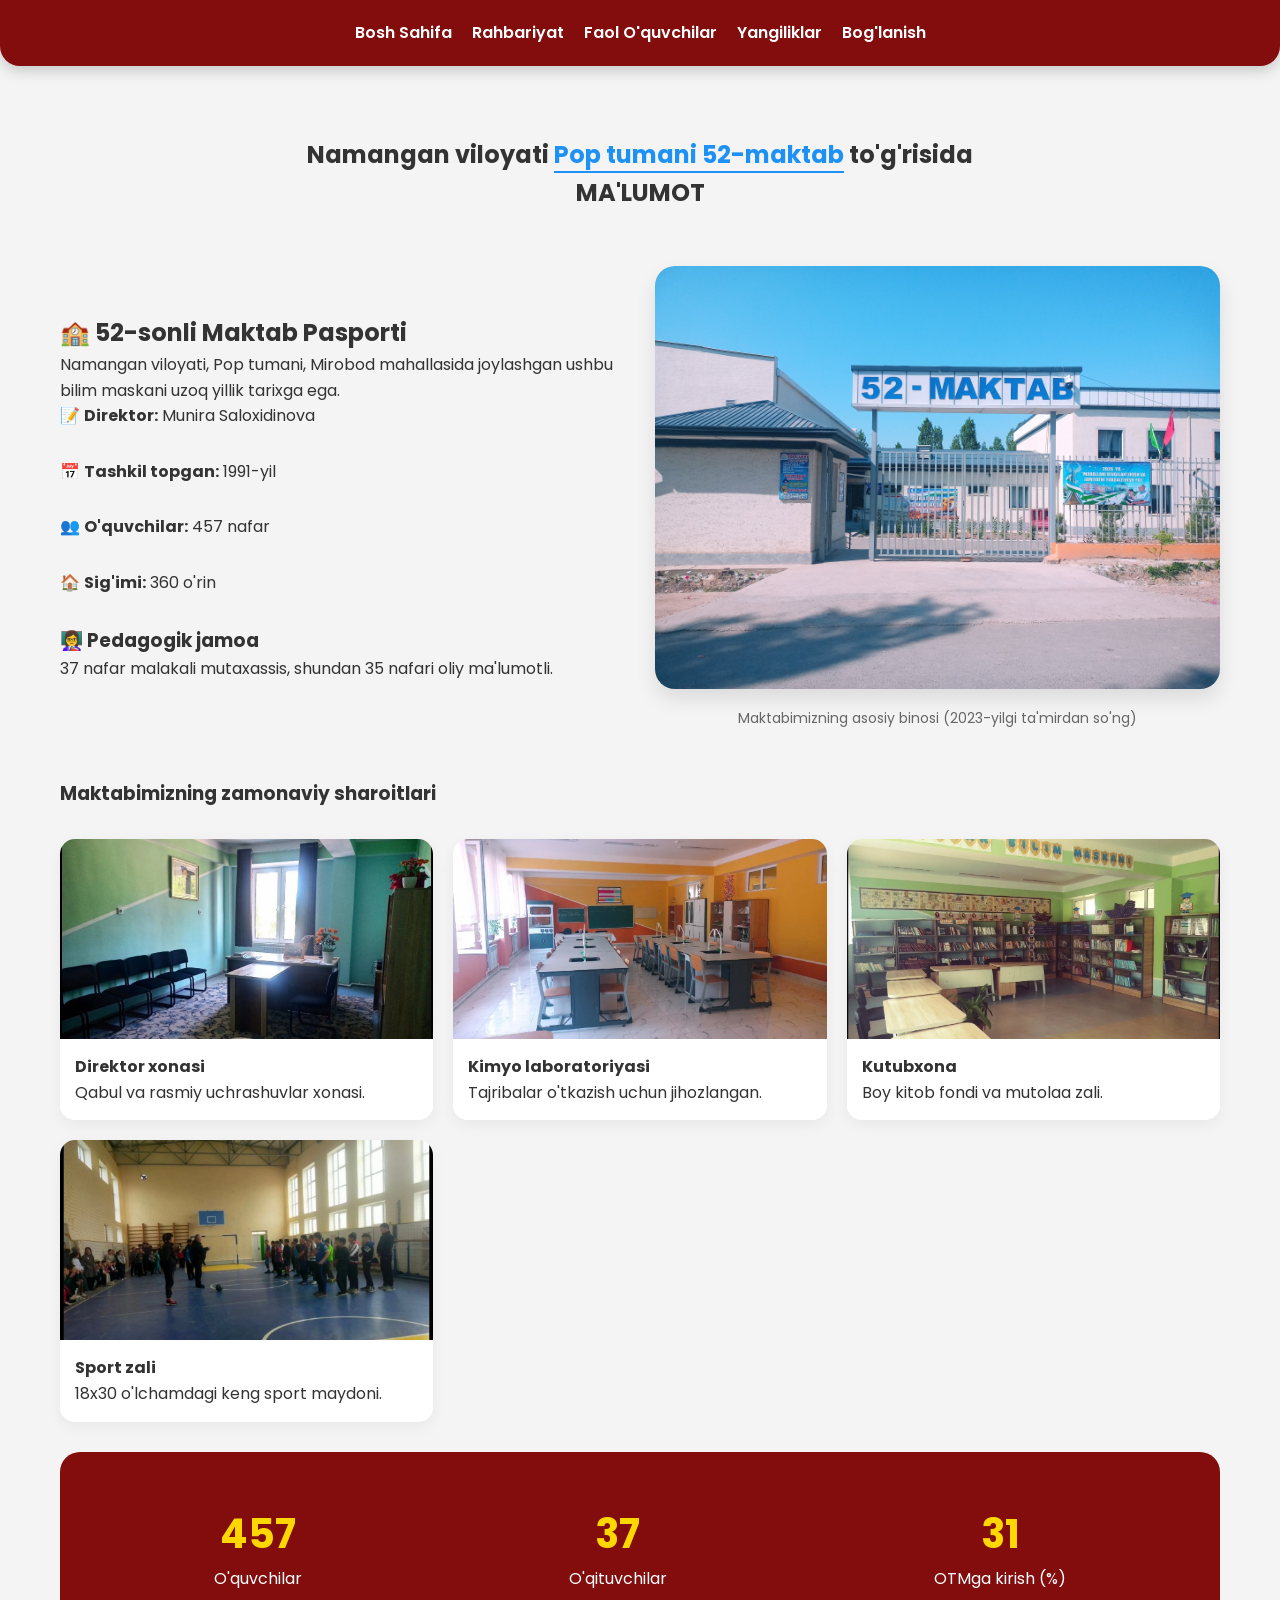
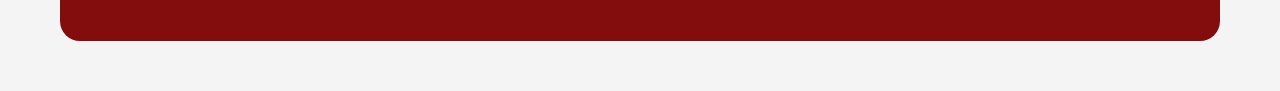
<file: index.html>
<!DOCTYPE html>
<html lang="uz">
<head>
    <meta charset="UTF-8">
    <meta name="viewport" content="width=device-width, initial-scale=1.0">
    <title>52-MAKTAB | Pop tumani</title>
    <link href="https://fonts.googleapis.com/css2?family=Poppins:wght@300;400;600;700&display=swap" rel="stylesheet">
    <link rel="stylesheet" href="52-maktab.css">
</head>
<body>
    <header class="navbar">
        <ul class="maktab">
            <li class="ichki"><a href="index.html">Bosh Sahifa</a></li>
            <li class="ichki"><a href="Rahbariyat.html">Rahbariyat</a></li>
            <li class="ichki"><a href="Faoloquvchilar.html">Faol O'quvchilar</a></li>
            <li class="ichki"><a href="yangilikar.html">Yangiliklar</a></li>
            <li class="ichki"><a href="boglanish.html">Bog'lanish</a></li>
        </ul>
    </header>

    <main class="container">
        <div class="qism">
            <h2>Namangan viloyati <span>Pop tumani 52-maktab</span> to'g'risida <br> MA'LUMOT</h2>
        </div>

        <section class="kol">
            <div class="ik tekst-qismi">
                <h1><span>🏫 52-sonli Maktab Pasporti</span></h1>
                <p>Namangan viloyati, Pop tumani, Mirobod mahallasida joylashgan ushbu bilim maskani uzoq yillik tarixga ega.</p>
                
                <div class="info-grid">
                    <div class="info-item">📝 <b>Direktor:</b> Munira Saloxidinova</div>
                    <div class="info-item">📅 <b>Tashkil topgan:</b> 1991-yil</div>
                    <div class="info-item">👥 <b>O'quvchilar:</b> 457 nafar</div>
                    <div class="info-item">🏠 <b>Sig'imi:</b> 360 o'rin</div>
                </div>
                
                <h3>👩‍🏫 Pedagogik jamoa</h3>
                <p>37 nafar malakali mutaxassis, shundan 35 nafari oliy ma'lumotli.</p>
            </div>
            <div class="ik rasm-qismi">
                <img src="maktab.jpg" alt="52-maktab binosi">
                <p class="img-caption">Maktabimizning asosiy binosi (2023-yilgi ta'mirdan so'ng)</p>
            </div>
        </section>

        <div class="orta">
            <h3>Maktabimizning zamonaviy sharoitlari</h3>
        </div>

        <section class="xonalar-grid">
            <div class="xona-card">
                <img src="direktor xona.jpg" alt="Direktor xonasi">
                <div class="xona-info"><h4>Direktor xonasi</h4><p>Qabul va rasmiy uchrashuvlar xonasi.</p></div>
            </div>
            <div class="xona-card">
                <img src="kimyo xona.jpg" alt="Kimyo xonasi">
                <div class="xona-info"><h4>Kimyo laboratoriyasi</h4><p>Tajribalar o'tkazish uchun jihozlangan.</p></div>
            </div>
            <div class="xona-card">
                <img src="kutubxona.jpg" alt="Kutubxona">
                <div class="xona-info"><h4>Kutubxona</h4><p>Boy kitob fondi va mutolaa zali.</p></div>
            </div>
            <div class="xona-card">
                <img src="sport zali.jpg" alt="Sport zali">
                <div class="xona-info"><h4>Sport zali</h4><p>18x30 o'lchamdagi keng sport maydoni.</p></div>
            </div>
        </section>




        <section class="statistics">
    <div class="stat-card">
        <h2 class="stat-number" data-target="457">457</h2>
        <p>O'quvchilar</p>
    </div>
    <div class="stat-card">
        <h2 class="stat-number" data-target="37">37</h2>
        <p>O'qituvchilar</p>
    </div>
    <div class="stat-card">
        <h2 class="stat-number" data-target="31">31</h2>
        <p>OTMga kirish (%)</p>
    </div>
</section>



<script>
    
</script>
    </main>
</body>
</html>
</file>
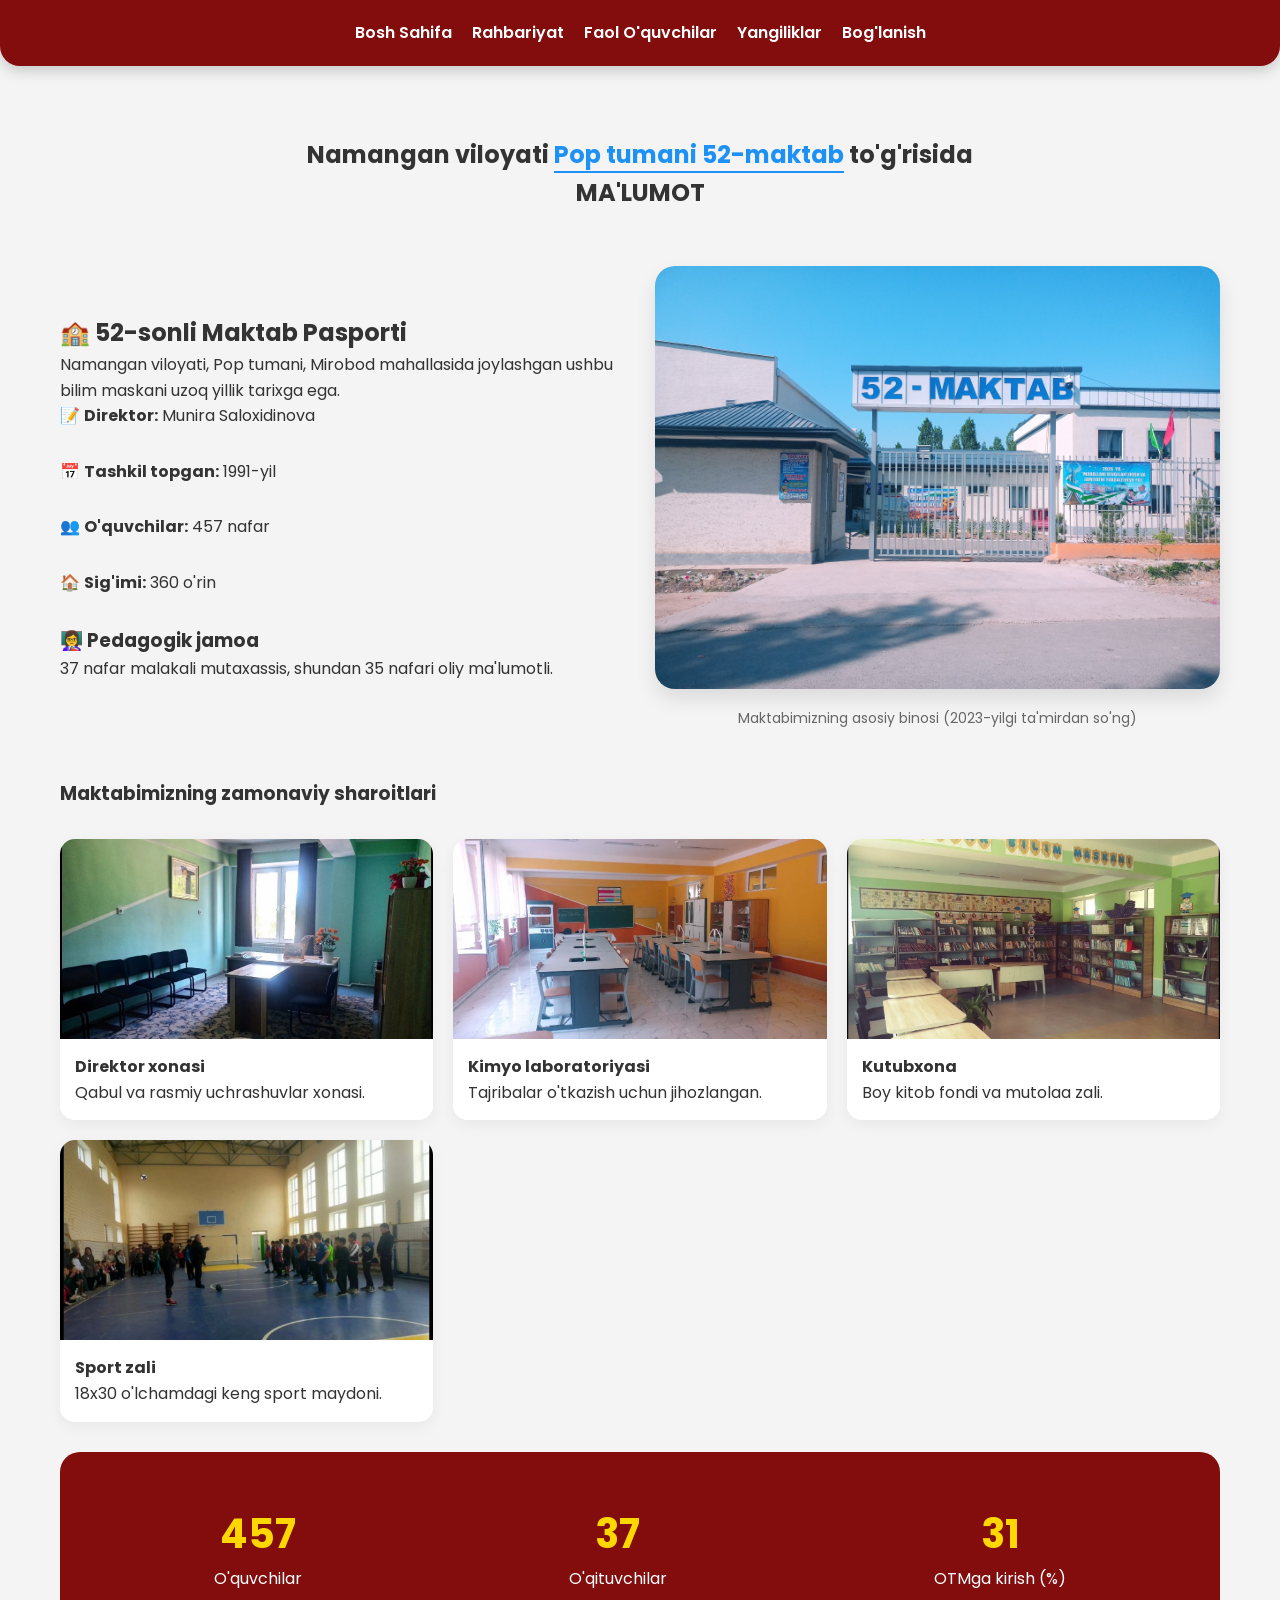
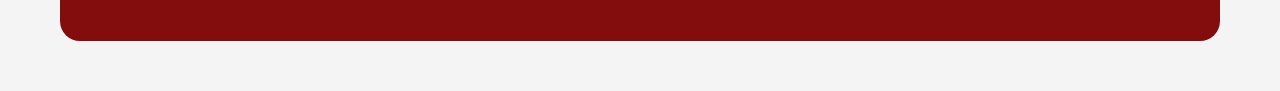
<file: 52-maktab.html>
<!DOCTYPE html>
<html lang="uz">
<head>
    <meta charset="UTF-8">
    <meta name="viewport" content="width=device-width, initial-scale=1.0">
    <title>52-MAKTAB | Pop tumani</title>
    <link href="https://fonts.googleapis.com/css2?family=Poppins:wght@300;400;600;700&display=swap" rel="stylesheet">
    <link rel="stylesheet" href="52-maktab.css">
</head>
<body>
    <header class="navbar">
        <ul class="maktab">
            <li class="ichki"><a href="52-maktab.html">Bosh Sahifa</a></li>
            <li class="ichki"><a href="Rahbariyat.html">Rahbariyat</a></li>
            <li class="ichki"><a href="Faoloquvchilar.html">Faol O'quvchilar</a></li>
            <li class="ichki"><a href="yangilikar.html">Yangiliklar</a></li>
            <li class="ichki"><a href="#">Bog'lanish</a></li>
        </ul>
    </header>

    <main class="container">
        <div class="qism">
            <h2>Namangan viloyati <span>Pop tumani 52-maktab</span> to'g'risida <br> MA'LUMOT</h2>
        </div>

        <section class="kol">
            <div class="ik tekst-qismi">
                <h1><span>🏫 52-sonli Maktab Pasporti</span></h1>
                <p>Namangan viloyati, Pop tumani, Mirobod mahallasida joylashgan ushbu bilim maskani uzoq yillik tarixga ega.</p>
                
                <div class="info-grid">
                    <div class="info-item">📝 <b>Direktor:</b> Munira Saloxidinova</div>
                    <div class="info-item">📅 <b>Tashkil topgan:</b> 1991-yil</div>
                    <div class="info-item">👥 <b>O'quvchilar:</b> 457 nafar</div>
                    <div class="info-item">🏠 <b>Sig'imi:</b> 360 o'rin</div>
                </div>
                
                <h3>👩‍🏫 Pedagogik jamoa</h3>
                <p>37 nafar malakali mutaxassis, shundan 35 nafari oliy ma'lumotli.</p>
            </div>
            <div class="ik rasm-qismi">
                <img src="maktab.jpg" alt="52-maktab binosi">
                <p class="img-caption">Maktabimizning asosiy binosi (2023-yilgi ta'mirdan so'ng)</p>
            </div>
        </section>

        <div class="orta">
            <h3>Maktabimizning zamonaviy sharoitlari</h3>
        </div>

        <section class="xonalar-grid">
            <div class="xona-card">
                <img src="direktor xona.jpg" alt="Direktor xonasi">
                <div class="xona-info"><h4>Direktor xonasi</h4><p>Qabul va rasmiy uchrashuvlar xonasi.</p></div>
            </div>
            <div class="xona-card">
                <img src="kimyo xona.jpg" alt="Kimyo xonasi">
                <div class="xona-info"><h4>Kimyo laboratoriyasi</h4><p>Tajribalar o'tkazish uchun jihozlangan.</p></div>
            </div>
            <div class="xona-card">
                <img src="kutubxona.jpg" alt="Kutubxona">
                <div class="xona-info"><h4>Kutubxona</h4><p>Boy kitob fondi va mutolaa zali.</p></div>
            </div>
            <div class="xona-card">
                <img src="sport zali.jpg" alt="Sport zali">
                <div class="xona-info"><h4>Sport zali</h4><p>18x30 o'lchamdagi keng sport maydoni.</p></div>
            </div>
        </section>




        <section class="statistics">
    <div class="stat-card">
        <h2 class="stat-number" data-target="457">457</h2>
        <p>O'quvchilar</p>
    </div>
    <div class="stat-card">
        <h2 class="stat-number" data-target="37">37</h2>
        <p>O'qituvchilar</p>
    </div>
    <div class="stat-card">
        <h2 class="stat-number" data-target="31">31</h2>
        <p>OTMga kirish (%)</p>
    </div>
</section>



<script>
    
</script>
    </main>
</body>
</html>
</file>
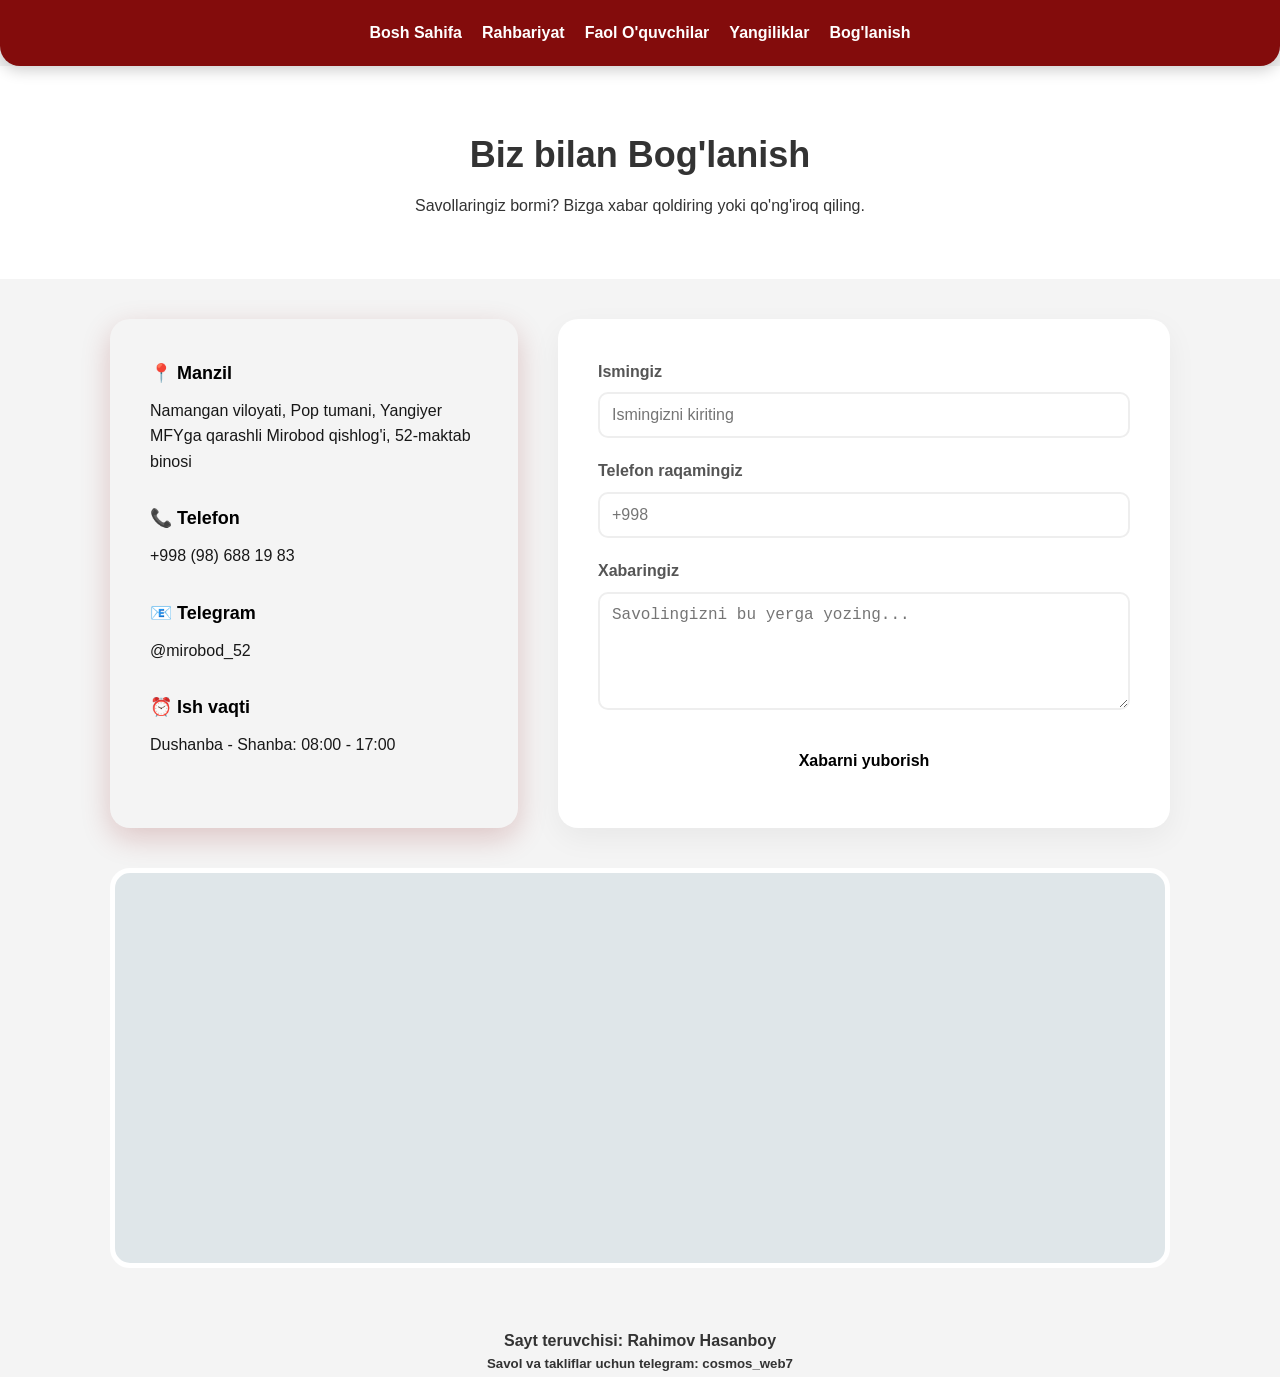
<file: boglanish.html>
<!DOCTYPE html>
<html lang="en">
<head>
    <meta charset="UTF-8">
    <meta name="viewport" content="width=device-width, initial-scale=1.0">
    <title>Bog'lanish</title>
    <link rel="stylesheet" href="52-maktab.css">
</head>
<body>
      <div class="navbar">
        <ul class="maktab">
            <li class="ichki"><a href="index.html">Bosh Sahifa</a></li>
            <li class="ichki"><a href="Rahbariyat.html">Rahbariyat</a></li>
            <li class="ichki"><a href="Faoloquvchilar.html">Faol O'quvchilar</a></li>
            <li class="ichki"><a href="yangilikar.html">Yangiliklar</a></li>
            <li class="ichki"><a href="boglanish.html">Bog'lanish</a></li>
        </ul>
    </div>


<div class="contact-header">
    <h1>Biz bilan <span>Bog'lanish</span></h1>
    <p>Savollaringiz bormi? Bizga xabar qoldiring yoki qo'ng'iroq qiling.</p>
</div>

<div class="contact-wrapper">
    <div class="contact-info">
        <div class="info-item">
            <h3>📍 Manzil</h3>
            <p>Namangan viloyati, Pop tumani, Yangiyer MFYga qarashli Mirobod qishlog'i, 52-maktab binosi</p>
        </div>
        <div class="info-item">
            <h3>📞 Telefon</h3>
            <p>+998 (98) 688 19 83</p>
        </div>
        <div class="info-item">
            <h3>📧 Telegram</h3>
            <p>@mirobod_52</p>
        </div>
        <div class="info-item">
            <h3>⏰ Ish vaqti</h3>
            <p>Dushanba - Shanba: 08:00 - 17:00</p>
        </div>
    </div>

    <div class="contact-form">
        <form action="https://formspree.io/f/mzdyzgww" method="POST">
            <div class="form-group">
                <label>Ismingiz</label>
                <input type="text" name="name" placeholder="Ismingizni kiriting" required>
            </div>
            <div class="form-group">
                <label>Telefon raqamingiz</label>
                <input type="tel" name="phone" placeholder="+998" required>
            </div>
            <div class="form-group">
                <label>Xabaringiz</label>
                <textarea name="message" rows="5" placeholder="Savolingizni bu yerga yozing..." required></textarea>
            </div>
            <button type="submit" class="submit-btn">Xabarni yuborish</button>
        </form>
    </div>

    <div class="map-container">
        <iframe src="https://www.google.com/maps/embed?pb=!1m18!1m12!1m3!1d3004.838545826505!2d70.9891244!3d40.8468224!2m3!1f0!2f0!3f0!3m2!1i1024!2i768!4f13.1!3m3!1m2!1s0x38bacf888e377caf%3A0x5d340c9d81d8a5c2!2z0J_QvtC_INGC0YPQvNCw0L3QuCA1Mi3QvNCw0LrRgtCw0LE!5e0!3m2!1sru!2suz!4v1713110000000!5m2!1sru!2suz" 
            width="100%" height="450" style="border:0;" allowfullscreen="" loading="lazy" referrerpolicy="no-referrer-when-downgrade"></iframe>
    </div>
</div>
<center>
    <h4>Sayt teruvchisi: Rahimov Hasanboy</h4>
    <h5>
        Savol va takliflar uchun telegram: cosmos_web7
    </h5>
</center>
</body>
</html>
</file>
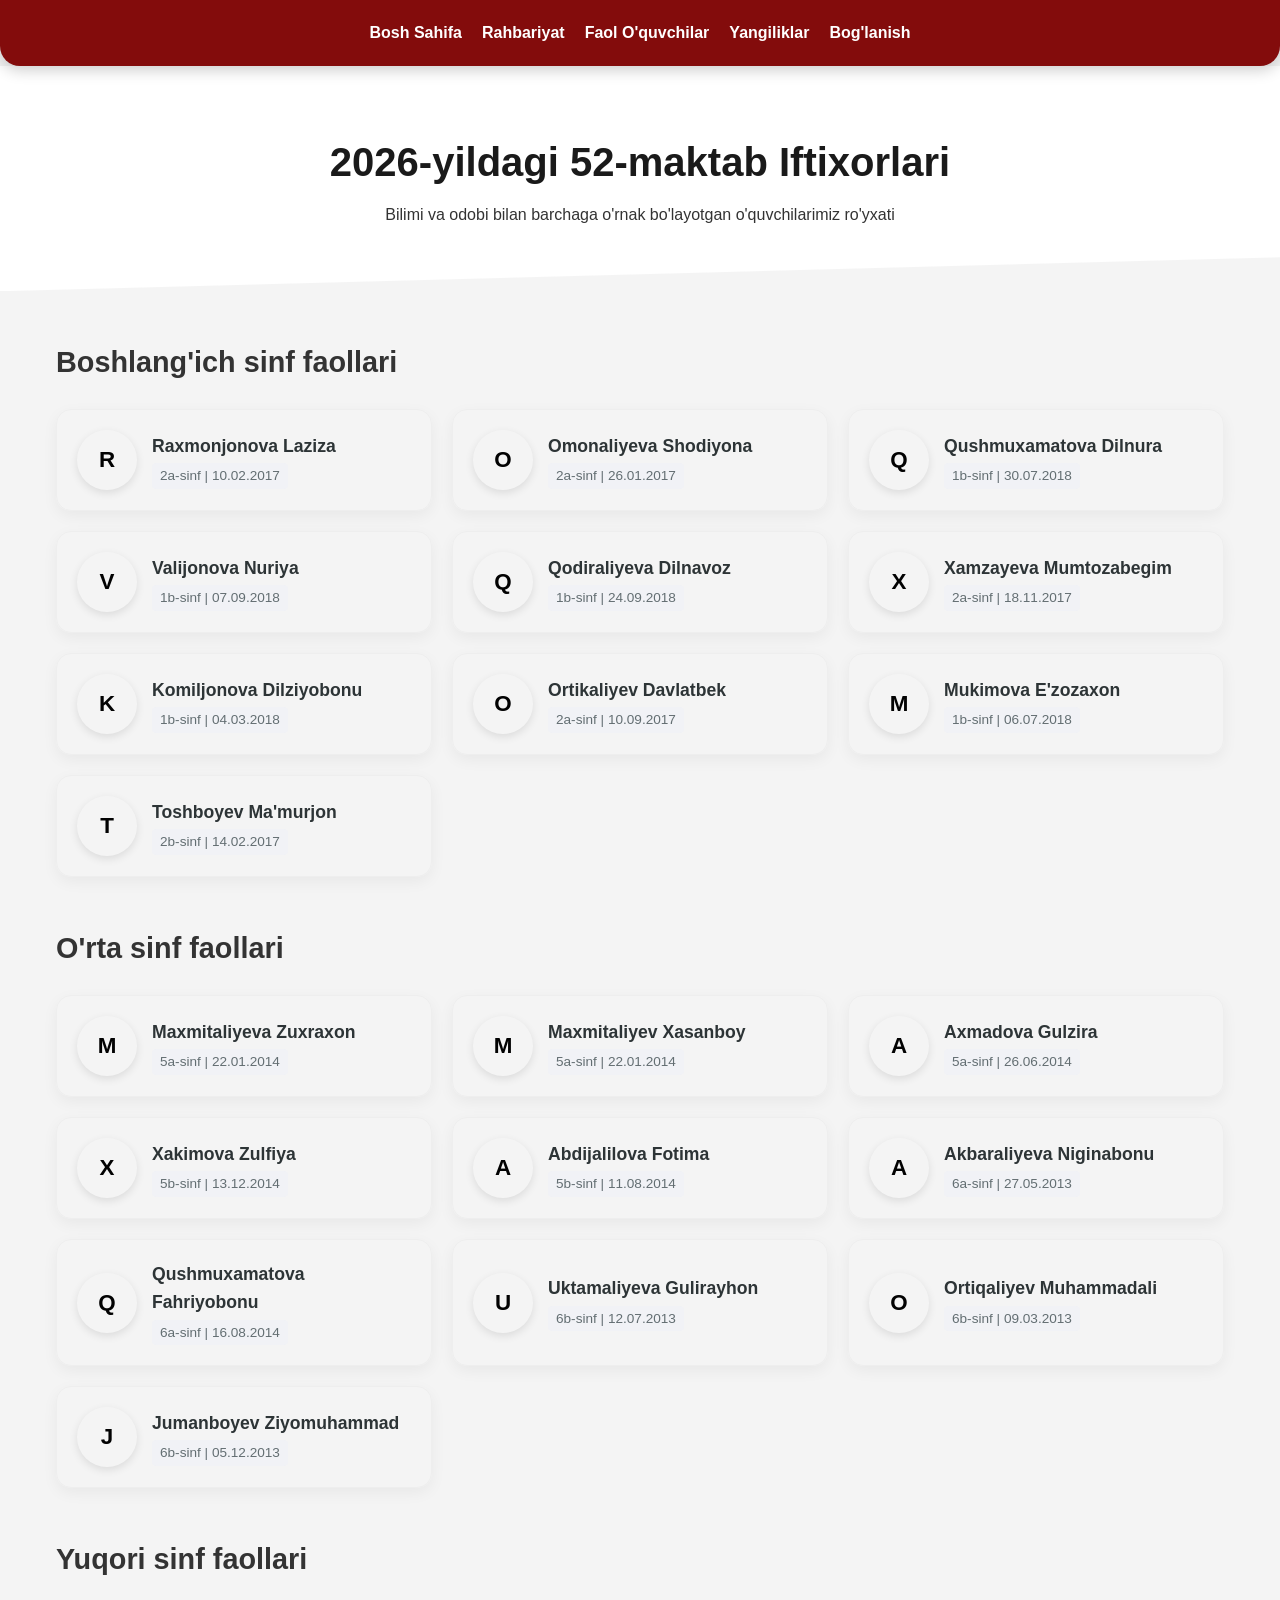
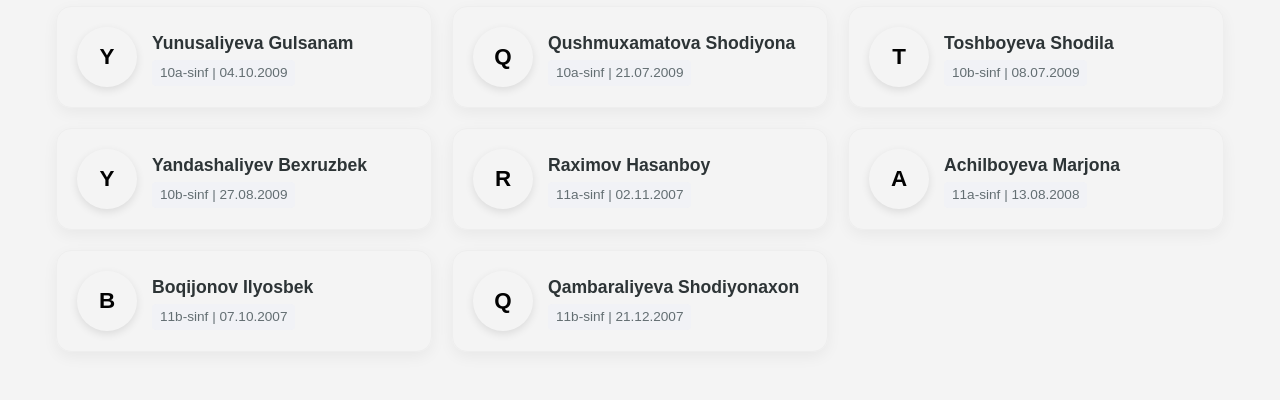
<file: Faoloquvchilar.html>
<!DOCTYPE html>
<html lang="en">
<head>
    <meta charset="UTF-8">
    <meta name="viewport" content="width=device-width, initial-scale=1.0">
    <title>Faol o'quvchilar</title>
    <link rel="stylesheet" href="52-maktab.css">
</head>
<body>
     <div class="navbar">
        <ul class="maktab">
            <li class="ichki"><a href="index.html">Bosh Sahifa</a></li>
            <li class="ichki"><a href="Rahbariyat.html">Rahbariyat</a></li>
            <li class="ichki"><a href="Faoloquvchilar.html">Faol O'quvchilar</a></li>
            <li class="ichki"><a href="yangilikar.html">Yangiliklar</a></li>
            <li class="ichki"><a href="boglanish.html">Bog'lanish</a></li>
        </ul>
    </div>




    <div class="qismlarr">
        <h2>2026-yildagi 52-maktab <span>Iftixorlari</span></h2>
        <p>Bilimi va odobi bilan barchaga o'rnak bo'layotgan o'quvchilarimiz ro'yxati</p>
    </div>

    <div class="class-divider"><h3>Boshlang'ich sinf faollari</h3></div>
    <div class="all-students-grid">
        <div class="student-mini-card"><div class="avatar-placeholder">R</div><div class="mini-info"><h4>Raxmonjonova Laziza</h4><p>2a-sinf | 10.02.2017</p></div></div>
        <div class="student-mini-card"><div class="avatar-placeholder">O</div><div class="mini-info"><h4>Omonaliyeva Shodiyona</h4><p>2a-sinf | 26.01.2017</p></div></div>
        <div class="student-mini-card"><div class="avatar-placeholder">Q</div><div class="mini-info"><h4>Qushmuxamatova Dilnura</h4><p>1b-sinf | 30.07.2018</p></div></div>
        <div class="student-mini-card"><div class="avatar-placeholder">V</div><div class="mini-info"><h4>Valijonova Nuriya</h4><p>1b-sinf | 07.09.2018</p></div></div>
        <div class="student-mini-card"><div class="avatar-placeholder">Q</div><div class="mini-info"><h4>Qodiraliyeva Dilnavoz</h4><p>1b-sinf | 24.09.2018</p></div></div>
        <div class="student-mini-card"><div class="avatar-placeholder">X</div><div class="mini-info"><h4>Xamzayeva Mumtozabegim</h4><p>2a-sinf | 18.11.2017</p></div></div>
        <div class="student-mini-card"><div class="avatar-placeholder">K</div><div class="mini-info"><h4>Komiljonova Dilziyobonu</h4><p>1b-sinf | 04.03.2018</p></div></div>
        <div class="student-mini-card"><div class="avatar-placeholder">O</div><div class="mini-info"><h4>Ortikaliyev Davlatbek</h4><p>2a-sinf | 10.09.2017</p></div></div>
        <div class="student-mini-card"><div class="avatar-placeholder">M</div><div class="mini-info"><h4>Mukimova E'zozaxon</h4><p>1b-sinf | 06.07.2018</p></div></div>
        <div class="student-mini-card"><div class="avatar-placeholder">T</div><div class="mini-info"><h4>Toshboyev Ma'murjon</h4><p>2b-sinf | 14.02.2017</p></div></div>
    </div>

    <div class="class-divider"><h3>O'rta sinf faollari</h3></div>
    <div class="all-students-grid">
        <div class="student-mini-card"><div class="avatar-placeholder">M</div><div class="mini-info"><h4>Maxmitaliyeva Zuxraxon</h4><p>5a-sinf | 22.01.2014</p></div></div>
        <div class="student-mini-card"><div class="avatar-placeholder">M</div><div class="mini-info"><h4>Maxmitaliyev Xasanboy</h4><p>5a-sinf | 22.01.2014</p></div></div>
        <div class="student-mini-card"><div class="avatar-placeholder">A</div><div class="mini-info"><h4>Axmadova Gulzira</h4><p>5a-sinf | 26.06.2014</p></div></div>
        <div class="student-mini-card"><div class="avatar-placeholder">X</div><div class="mini-info"><h4>Xakimova Zulfiya</h4><p>5b-sinf | 13.12.2014</p></div></div>
        <div class="student-mini-card"><div class="avatar-placeholder">A</div><div class="mini-info"><h4>Abdijalilova Fotima</h4><p>5b-sinf | 11.08.2014</p></div></div>
        <div class="student-mini-card"><div class="avatar-placeholder">A</div><div class="mini-info"><h4>Akbaraliyeva Niginabonu</h4><p>6a-sinf | 27.05.2013</p></div></div>
        <div class="student-mini-card"><div class="avatar-placeholder">Q</div><div class="mini-info"><h4>Qushmuxamatova Fahriyobonu</h4><p>6a-sinf | 16.08.2014</p></div></div>
        <div class="student-mini-card"><div class="avatar-placeholder">U</div><div class="mini-info"><h4>Uktamaliyeva Gulirayhon</h4><p>6b-sinf | 12.07.2013</p></div></div>
        <div class="student-mini-card"><div class="avatar-placeholder">O</div><div class="mini-info"><h4>Ortiqaliyev Muhammadali</h4><p>6b-sinf | 09.03.2013</p></div></div>
        <div class="student-mini-card"><div class="avatar-placeholder">J</div><div class="mini-info"><h4>Jumanboyev Ziyomuhammad</h4><p>6b-sinf | 05.12.2013</p></div></div>
    </div>

    <div class="class-divider"><h3>Yuqori sinf faollari</h3></div>
    <div class="all-students-grid">
        <div class="student-mini-card"><div class="avatar-placeholder">Y</div><div class="mini-info"><h4>Yunusaliyeva Gulsanam</h4><p>10a-sinf | 04.10.2009</p></div></div>
        <div class="student-mini-card"><div class="avatar-placeholder">Q</div><div class="mini-info"><h4>Qushmuxamatova Shodiyona</h4><p>10a-sinf | 21.07.2009</p></div></div>
        <div class="student-mini-card"><div class="avatar-placeholder">T</div><div class="mini-info"><h4>Toshboyeva Shodila</h4><p>10b-sinf | 08.07.2009</p></div></div>
        <div class="student-mini-card"><div class="avatar-placeholder">Y</div><div class="mini-info"><h4>Yandashaliyev Bexruzbek</h4><p>10b-sinf | 27.08.2009</p></div></div>
        <div class="student-mini-card"><div class="avatar-placeholder">R</div><div class="mini-info"><h4>Raximov Hasanboy</h4><p>11a-sinf | 02.11.2007</p></div></div>
        <div class="student-mini-card"><div class="avatar-placeholder">A</div><div class="mini-info"><h4>Achilboyeva Marjona</h4><p>11a-sinf | 13.08.2008</p></div></div>
        <div class="student-mini-card"><div class="avatar-placeholder">B</div><div class="mini-info"><h4>Boqijonov Ilyosbek</h4><p>11b-sinf | 07.10.2007</p></div></div>
        <div class="student-mini-card"><div class="avatar-placeholder">Q</div><div class="mini-info"><h4>Qambaraliyeva Shodiyonaxon</h4><p>11b-sinf | 21.12.2007</p></div></div>
    </div>












    
</body>
</html>
</file>
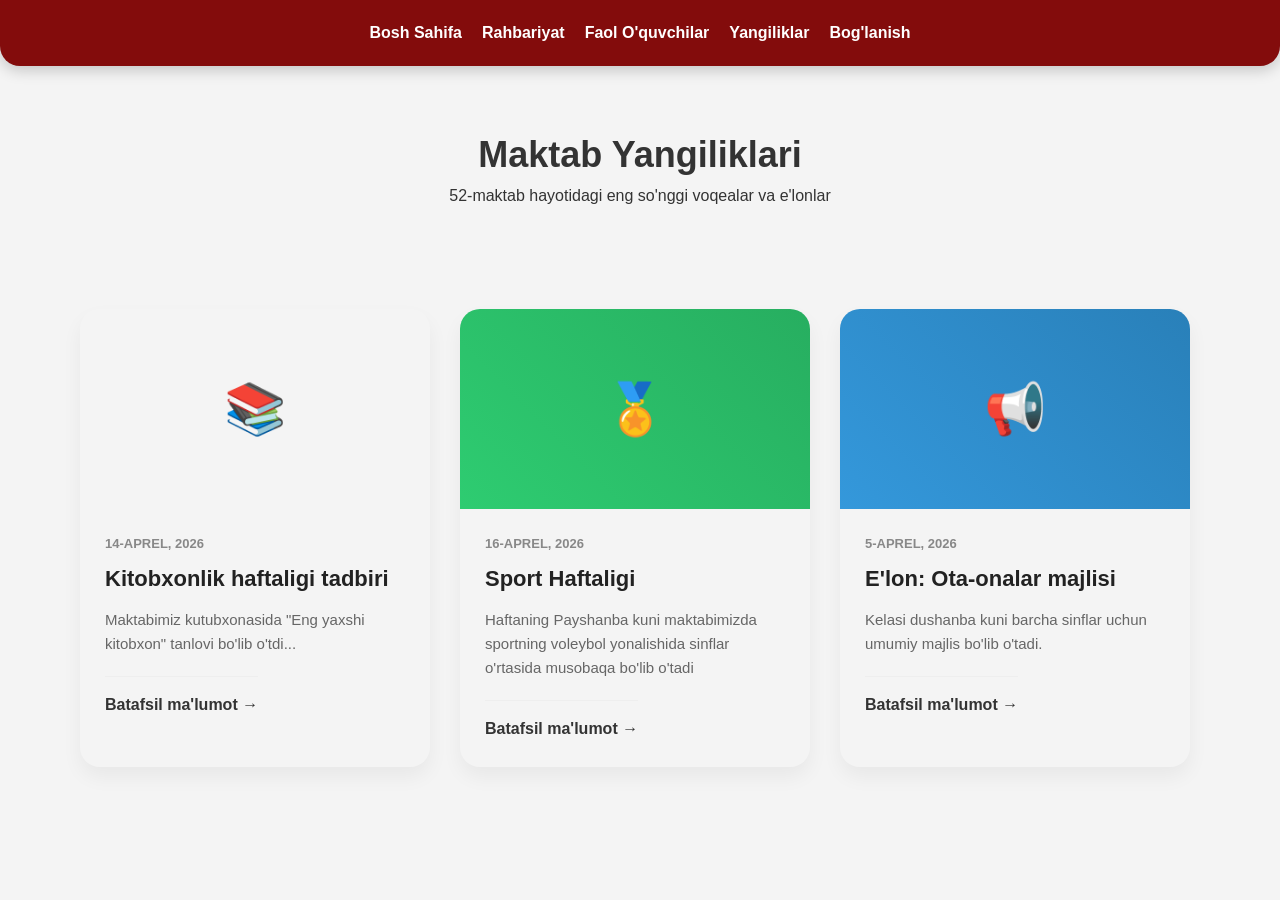
<file: yangilikar.html>
<!DOCTYPE html>
<html lang="en">
<head>
    <meta charset="UTF-8">
    <meta name="viewport" content="width=device-width, initial-scale=1.0">
    <title>Yangiliklar</title>
    <link rel="stylesheet" href="52-maktab.css">
</head>
<body>
         <div class="navbar">
        <ul class="maktab">
            <li class="ichki"><a href="index.html">Bosh Sahifa</a></li>
            <li class="ichki"><a href="Rahbariyat.html">Rahbariyat</a></li>
            <li class="ichki"><a href="Faoloquvchilar.html">Faol O'quvchilar</a></li>
            <li class="ichki"><a href="yangilikar.html">Yangiliklar</a></li>
            <li class="ichki"><a href="boglanish.html">Bog'lanish</a></li>
        </ul>
    </div>









    <div class="news-header">
        <h1>Maktab <span>Yangiliklari</span></h1>
        <p>52-maktab hayotidagi eng so'nggi voqealar va e'lonlar</p>
    </div>

    <div class="news-container">
      <div class="news-container">
    <div class="news-card">
        <div class="news-img">📚</div>
        <div class="news-body">
            <span class="news-date">14-APREL, 2026</span>
            <h3 class="news-title">Kitobxonlik haftaligi tadbiri</h3>
            <p class="news-text">Maktabimiz kutubxonasida "Eng yaxshi kitobxon" tanlovi bo'lib o'tdi...</p>
            <a href="javascript:void(0)" class="read-more" 
               onclick="openModal('Kitobxonlik haftaligi', '14-APREL, 2026', 'Bugun maktabimizda kitobxonlik haftaligi yuqori saviyada tashkil etildi. Tadbirda o\'quvchilar o\'zlari sevgan asarlar bo\'yicha taqdimotlar qilishdi. Yakunda eng faol kitobxonlar maktab direktori tomonidan faxriy yorliqlar bilan taqdirlandilar.')">
               Batafsil ma'lumot →
            </a>
        </div>
    </div>

    <div class="news-card">
        <div class="news-img" style="background: linear-gradient(45deg, #2ecc71, #27ae60);">🏅</div>
        <div class="news-body">
            <span class="news-date">16-APREL, 2026</span>
            <h3 class="news-title">Sport Haftaligi</h3>
            <p class="news-text">Haftaning Payshanba kuni maktabimizda sportning voleybol yonalishida sinflar o'rtasida musobaqa bo'lib o'tadi</p>
            <a href="javascript:void(0)" class="read-more" 
               onclick="openModal('Sport haftaligi', '16-APREL, 2026', 'Har hafta o\'tkaziladigan sport musobaqasida 9-aprek kuni sportning shaxmat-shashka yo\'nalishida sinflar o\'rtasida musobqa bolib o\'tgandi. 16-aprelda esa sportning voleybol yo\'nalishida musobaqa bo\'lib o\'tadi!')">
               Batafsil ma'lumot →
            </a>
        </div>
    </div>

    <div class="news-card">
        <div class="news-img" style="background: linear-gradient(45deg, #3498db, #2980b9);">📢</div>
        <div class="news-body">
            <span class="news-date">5-APREL, 2026</span>
            <h3 class="news-title">E'lon: Ota-onalar majlisi</h3>
            <p class="news-text">Kelasi dushanba kuni barcha sinflar uchun umumiy majlis bo'lib o'tadi.</p>
            <a href="javascript:void(0)" class="read-more" 
               onclick="openModal('Muhim e\'lon: Ota-onalar majlisi', '5-APREL, 2026', 'Hurmatli ota-onalar! 20-aprel kuni soat 15:00 da maktabimizning faollar zalida navbatdagi umumiy yig\'ilish bo\'lib o\'tadi. Kun tartibida o\'quvchilarning choraklik baholari, maktab formasi va kelgusi imtihonlar masalasi ko\'rib chiqiladi. Ishtirokingiz muhim.')">
               Batafsil ma'lumot →
            </a>
        </div>
    </div>
</div>

       

        
    </div>
    <div id="newsModal" class="modal">
    <div class="modal-content">
        <span class="close-btn" onclick="closeModal()">&times;</span>
        <h2 id="modalTitle"></h2>
        <p id="modalDate" style="color: #888; font-size: 14px;"></p>
        <hr>
        <div id="modalBody"></div>
    </div>
</div>

<script>
function openModal(title, date, text) {
    document.getElementById('modalTitle').innerText = title;
    document.getElementById('modalDate').innerText = date;
    document.getElementById('modalBody').innerText = text;
    document.getElementById('newsModal').style.display = "block";
}

function closeModal() {
    document.getElementById('newsModal').style.display = "none";
}


window.onclick = function(event) {
    let modal = document.getElementById('newsModal');
    if (event.target == modal) {
        modal.style.display = "none";
    }
}
</script>
</body>
</html>
</file>
<file: 52-maktab.css>
* {
    margin: 0;
    padding: 0;
    box-sizing: border-box;
}

body {
    font-family: 'Poppins', sans-serif;
    background-color: #f4f4f4;
    color: #333;
    line-height: 1.6;
}

.container {
    max-width: 1200px;
    margin: 0 auto;
    padding: 20px;
}


.navbar {
    width: 100%;
    background-color: #830c0c;
    padding: 20px;
    border-radius: 0 0 20px 20px;
    box-shadow: 0 4px 15px rgba(0,0,0,0.2);
    position: sticky;
    top: 0;
    z-index: 1000;
}

.maktab {
    display: flex;
    justify-content: center;
    list-style: none;
    gap: 20px;
}

.ichki a {
    color: white;
    text-decoration: none;
    font-weight: 600;
    transition: 0.3s;
}

.ichki a:hover {
    color: #ffcccc;
}


.qism {
    text-align: center;
    padding: 50px 0;
    min-height: 20vh; 
    height: auto;
}

.qism span {
    color: #1e91f6;
    border-bottom: 2px solid #1e91f6;
}


.kol {
    display: grid;
    grid-template-columns: 1fr 1fr;
    gap: 30px;
    margin-bottom: 50px;
    align-items: center;
}

.ik img {
    width: 100%;
    border-radius: 20px;
    box-shadow: 0 10px 20px rgba(0,0,0,0.1);
    transition: 0.5s ease; 
}

.ik img:hover {
    transform: translateY(-10px); 
    box-shadow: 0 15px 30px rgba(0,0,0,0.2);
}

.img-caption {
    text-align: center;
    font-size: 14px;
    color: #666;
    margin-top: 10px;
}


.xonalar-grid {
    display: grid;
    grid-template-columns: repeat(auto-fit, minmax(280px, 1fr));
    gap: 20px;
    margin-top: 30px;
}

.xona-card {
    background: white;
    border-radius: 15px;
    overflow: hidden; 
    box-shadow: 0 5px 15px rgba(0,0,0,0.05);
    transition: 0.3s ease;
}

.xona-card img {
    width: 100%;
    height: 200px;
    object-fit: cover;
    display: block;
    transition: transform 0.5s ease; 
}


.xona-card:hover img {
    transform: scale(1.1); 
}

.xona-card:hover {
    box-shadow: 0 10px 25px rgba(0,0,0,0.15); 
}

.xona-info {
    padding: 15px;
    background: white;
    position: relative;
    z-index: 2;
}


.statistics {
    display: flex;
    justify-content: space-around;
    flex-wrap: wrap;
    background: #830c0c;
    padding: 40px 20px;
    border-radius: 20px;
    margin: 30px 0;
    color: white;
    text-align: center;
}

.stat-card {
    margin: 10px;
}

.stat-number {
    font-size: 40px;
    font-weight: bold;
    color: #FFD700;
}







.rahbariyat-top {
    display: flex;
    justify-content: center;
    flex-wrap: wrap;
    gap: 30px;
    margin-bottom: 60px;
}

.leader-card {
    background: white;
    width: 350px;
    border-radius: 20px;
    overflow: hidden;
    box-shadow: 0 10px 30px rgba(0,0,0,0.1);
    text-align: center;
    transition: 0.3s;
    border-top: 5px solid #830c0c;
}

.leader-card:hover {
    transform: translateY(-10px);
}

.leader-img img {
    width: 100%;
    height: 300px;
    object-fit: cover;
}

.leader-info {
    padding: 20px;
}

.leader-info h3 {
    color: #830c0c;
    font-size: 22px;
}

.position {
    font-weight: bold;
    color: #1e91f6;
    margin-bottom: 10px;
}


.teachers-grid {
    display: grid;
    grid-template-columns: repeat(auto-fill, minmax(200px, 1fr));
    gap: 20px;
    margin-bottom: 60px;
}

.teacher-card {
    background: white;
    padding: 15px;
    border-radius: 15px;
    text-align: center;
    box-shadow: 0 5px 15px rgba(0,0,0,0.05);
}

.teacher-card img {
    width: 100px;
    height: 100px;
    border-radius: 50%;
    object-fit: cover;
    margin-bottom: 10px;
    border: 3px solid #f4f4f4;
}

.teacher-card h4 {
    font-size: 16px;
    margin-bottom: 5px;
}

.teacher-card p {
    font-size: 13px;
    color: #777;
}


.group-photos {
    display: flex;
    flex-direction: column;
    gap: 40px;
}

.group-card {
    background: white;
    padding: 20px;
    border-radius: 20px;
    box-shadow: 0 5px 20px rgba(0,0,0,0.1);
}

.group-card h3 {
    margin-bottom: 20px;
    text-align: center;
    color: #830c0c;
}

.group-card img {
    width: 100%;
    border-radius: 15px;
}










.qismlarr {
            text-align: center;
            padding: 4rem 1rem;
            background: white;
            clip-path: polygon(0 0, 100% 0, 100% 85%, 0 100%);
            margin-bottom: 2rem;
        }

        .qismlarr h2 {
            font-size: 2.5rem;
            margin-bottom: 0.5rem;
            color: #1a1a1a;
        }

        .qismlarr h2 span { color: var(--primary-color); }

    
        .class-divider {
            max-width: 1200px;
            margin: 3rem auto 1.5rem;
            padding-left: 1rem;
            border-left: 5px solid var(--primary-color);
        }

        .class-divider h3 {
            font-size: 1.8rem;
            color: #333;
            margin: 0;
        }

    
        .all-students-grid {
            display: grid;
            grid-template-columns: repeat(auto-fill, minmax(300px, 1fr));
            gap: 20px;
            max-width: 1200px;
            margin: 0 auto 3rem;
            padding: 0 1rem;
        }


        .student-mini-card {
            background: var(--card-bg);
            border-radius: 15px;
            padding: 20px;
            display: flex;
            align-items: center;
            box-shadow: 0 5px 15px rgba(0,0,0,0.05);
            transition: all 0.3s ease;
            border: 1px solid #eee;
        }

        .student-mini-card:hover {
            transform: translateY(-5px);
            box-shadow: 0 10px 25px rgba(131, 12, 12, 0.15);
            border-color: var(--primary-color);
        }

    
        .avatar-placeholder {
            width: 60px;
            height: 60px;
            background: linear-gradient(135deg, var(--primary-color), #b31212);
            color: rgb(2, 2, 2);
            border-radius: 50%;
            display: flex;
            align-items: center;
            justify-content: center;
            font-weight: bold;
            font-size: 1.4rem;
            margin-right: 15px;
            flex-shrink: 0;
            box-shadow: 0 3px 8px rgba(0,0,0,0.1);
        }

        .mini-info h4 {
            margin: 0;
            font-size: 1.1rem;
            color: #2d3436;
        }

        .mini-info p {
            margin: 3px 0 0;
            font-size: 0.85rem;
            color: #636e72;
            background: #f1f2f6;
            display: inline-block;
            padding: 2px 8px;
            border-radius: 4px;
        }




        /* Header */
        .contact-header {
            text-align: center;
            padding: 60px 20px;
            background: white;
            margin-bottom: 40px;
        }

        .contact-header h1 {
            font-size: 36px;
            margin-bottom: 10px;
            color: var(--primary);
        }

    
        .contact-wrapper {
            max-width: 1100px;
            margin: 0 auto;
            padding: 0 20px 60px;
            display: grid;
            grid-template-columns: 1fr 1.5fr;
            gap: 40px;
        }

        
        .contact-info {
            background: var(--primary);
            color: rgb(0, 0, 0);
            padding: 40px;
            border-radius: 20px;
            box-shadow: 0 10px 30px rgba(131, 12, 12, 0.2);
        }

        .info-item {
            margin-bottom: 30px;
        }

        .info-item h3 {
            color: var(--accent);
            margin-bottom: 10px;
            font-size: 18px;
        }

        .info-item p {
            margin: 0;
            font-size: 16px;
            opacity: 0.9;
        }

        .contact-form {
            background: white;
            padding: 40px;
            border-radius: 20px;
            box-shadow: 0 10px 30px rgba(0,0,0,0.05);
        }

        .form-group {
            margin-bottom: 20px;
        }

        .form-group label {
            display: block;
            margin-bottom: 8px;
            font-weight: 600;
            color: #555;
        }

        .form-group input, .form-group textarea {
            width: 100%;
            padding: 12px;
            border: 2px solid #eee;
            border-radius: 10px;
            font-size: 16px;
            transition: 0.3s;
            box-sizing: border-box;
        }

        .form-group input:focus, .form-group textarea:focus {
            border-color: var(--primary);
            outline: none;
            background: #fffcfc;
        }

        .submit-btn {
            background: var(--primary);
            color: rgb(0, 0, 0);
            border: none;
            padding: 15px 30px;
            font-size: 16px;
            font-weight: bold;
            border-radius: 10px;
            cursor: pointer;
            transition: 0.3s;
            width: 100%;
        }

        .submit-btn:hover {
            background: #a01010;
            transform: translateY(-2px);
            box-shadow: 0 5px 15px rgba(131, 12, 12, 0.3);
        }

        .map-container {
            grid-column: 1 / -1;
            height: 400px;
            background: #dfe6e9;
            border-radius: 20px;
            display: flex;
            align-items: center;
            justify-content: center;
            overflow: hidden;
            border: 5px solid white;
        }







        .news-header {
            text-align: center;
            padding: 60px 20px;
            background: var(--white);
            margin-bottom: 40px;
            clip-path: polygon(0 0, 100% 0, 100% 90%, 0 100%);
        }

        .news-header h1 {
            font-size: 36px;
            color: var(--primary);
            margin: 0;
        }


        .news-container {
            max-width: 1200px;
            margin: 0 auto;
            padding: 0 20px 60px;
            display: grid;
            grid-template-columns: repeat(auto-fill, minmax(350px, 1fr));
            gap: 30px;
        }

  
        .news-card {
            background: var(--white);
            border-radius: 20px;
            overflow: hidden;
            box-shadow: 0 10px 20px rgba(0,0,0,0.05);
            transition: 0.3s;
            display: flex;
            flex-direction: column;
        }

        .news-card:hover {
            transform: translateY(-10px);
            box-shadow: 0 15px 30px rgba(131, 12, 12, 0.15);
        }

    
        .news-img {
            height: 200px;
            background: linear-gradient(45deg, var(--primary), #cc2b2b);
            display: flex;
            align-items: center;
            justify-content: center;
            color: var(--white);
            font-size: 50px;
        }

        .news-body {
            padding: 25px;
            flex-grow: 1;
        }

        .news-date {
            font-size: 13px;
            color: #888;
            font-weight: bold;
            display: block;
            margin-bottom: 10px;
        }

        .news-title {
            font-size: 22px;
            margin: 0 0 15px 0;
            color: #222;
            line-height: 1.3;
        }

        .news-text {
            font-size: 15px;
            color: #666;
            line-height: 1.6;
            margin-bottom: 20px;
        }

        .read-more {
            margin-top: auto;
            color: var(--primary);
            text-decoration: none;
            font-weight: bold;
            border-top: 1px solid #eee;
            padding-top: 15px;
            display: inline-block;
        }

        .read-more:hover { color: #cc2b2b; }




    
.modal {
    display: none; 
    position: fixed; 
    z-index: 1000; 
    left: 0; top: 0;
    width: 100%; height: 100%;
    background-color: rgba(0,0,0,0.6);
    backdrop-filter: blur(5px);
}


.modal-content {
    background-color: white;
    margin: 10% auto;
    padding: 30px;
    border-radius: 20px;
    width: 80%;
    max-width: 600px;
    box-shadow: 0 15px 40px rgba(0,0,0,0.2);
    position: relative;
    animation: zoomIn 0.3s ease;
}

@keyframes zoomIn {
    from {transform: scale(0.7); opacity: 0;}
    to {transform: scale(1); opacity: 1;}
}


.close-btn {
    position: absolute;
    right: 20px; top: 15px;
    font-size: 28px;
    cursor: pointer;
    color: #888;
}

.close-btn:hover { color: var(--primary); }

        @media (max-width: 600px) {
            .news-container { grid-template-columns: 1fr; }
        }

        @media (max-width: 850px) {
            .contact-wrapper {
                grid-template-columns: 1fr;
            }
        }

       



       
















 @media (max-width: 600px) {
            .all-students-grid { grid-template-columns: 1fr; }
            .qismlarr h2 { font-size: 1.8rem; }
        }
@media (max-width: 768px) {
    .leader-card {
        width: 100%;
    }
    .teachers-grid {
        grid-template-columns: 1fr 1fr; 
    }
}

@media (max-width: 992px) {
    .kol {
        grid-template-columns: 1fr;
    }
    .navbar {
        padding: 15px;
    }
}

@media (max-width: 600px) {
    .maktab {
        flex-direction: column;
        align-items: center;
        gap: 10px;
    }
    .qism h2 {
        font-size: 18px;
    }
}
</file>
